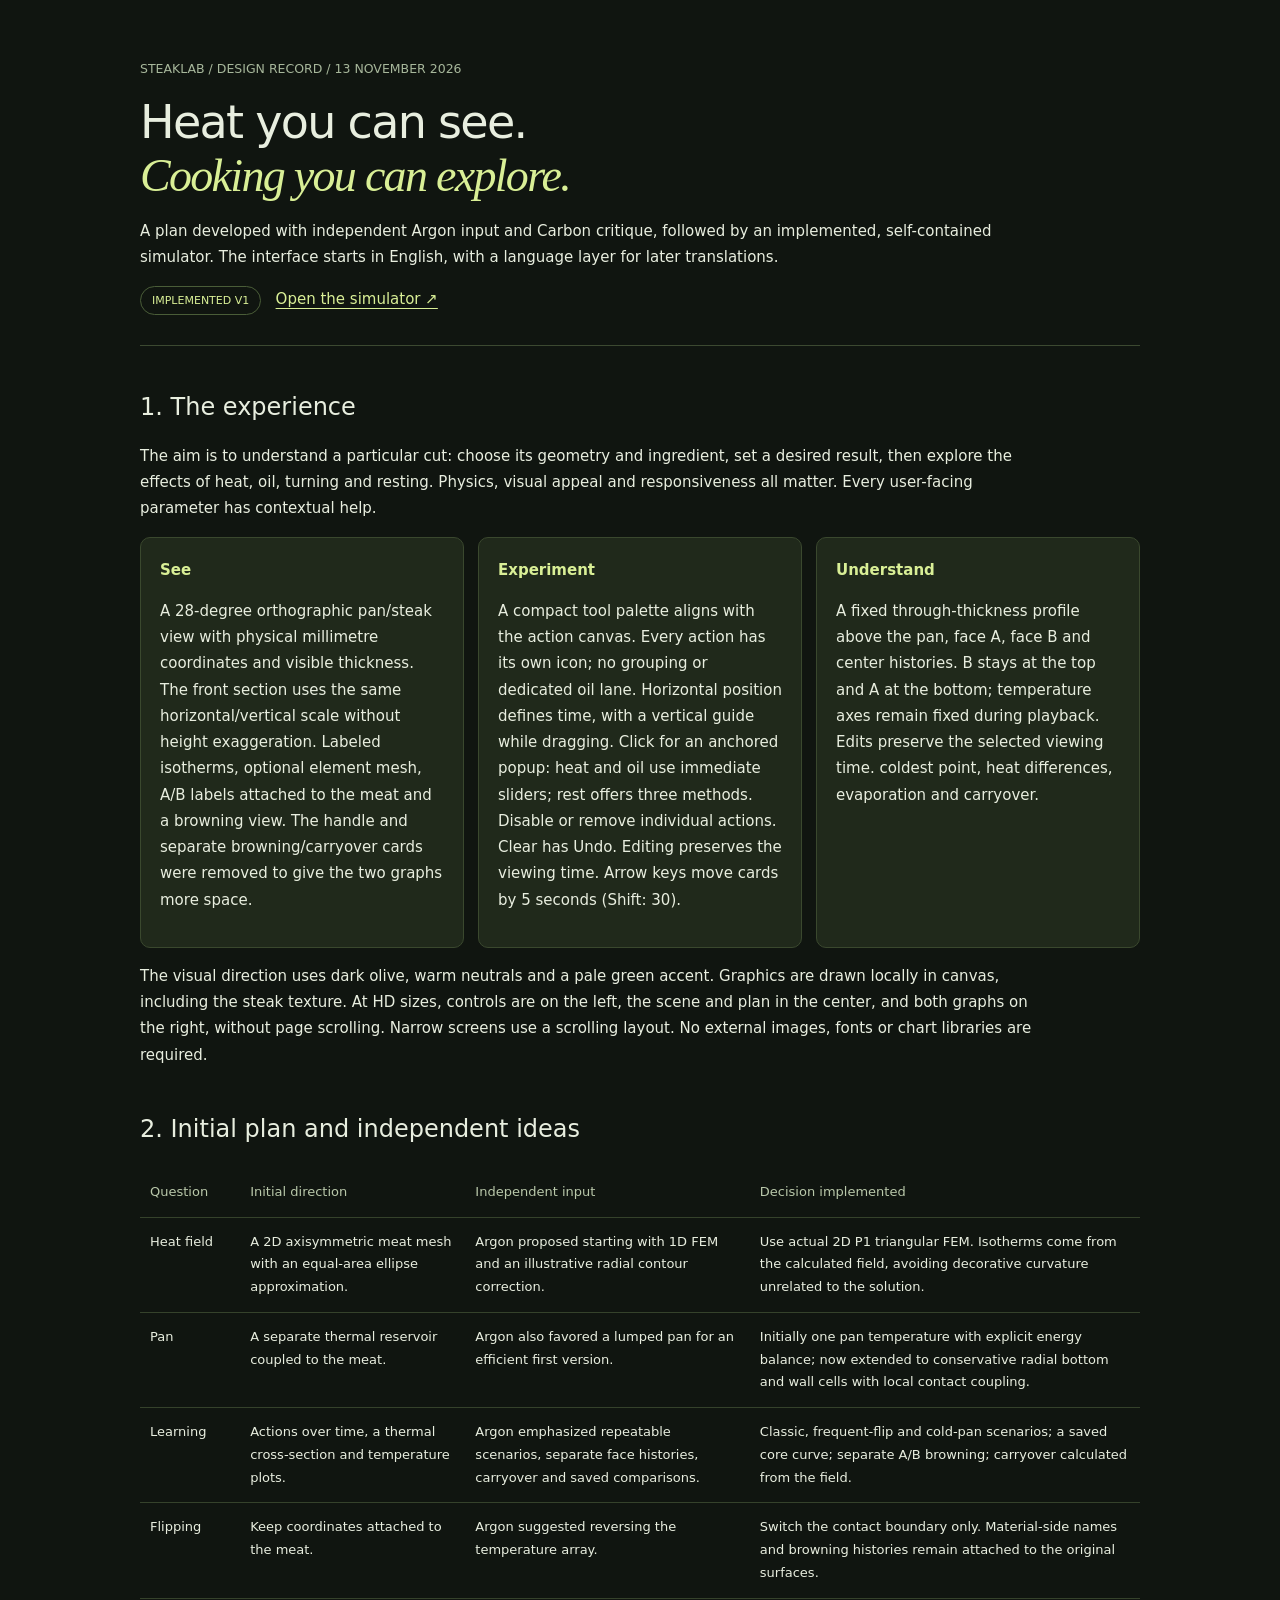
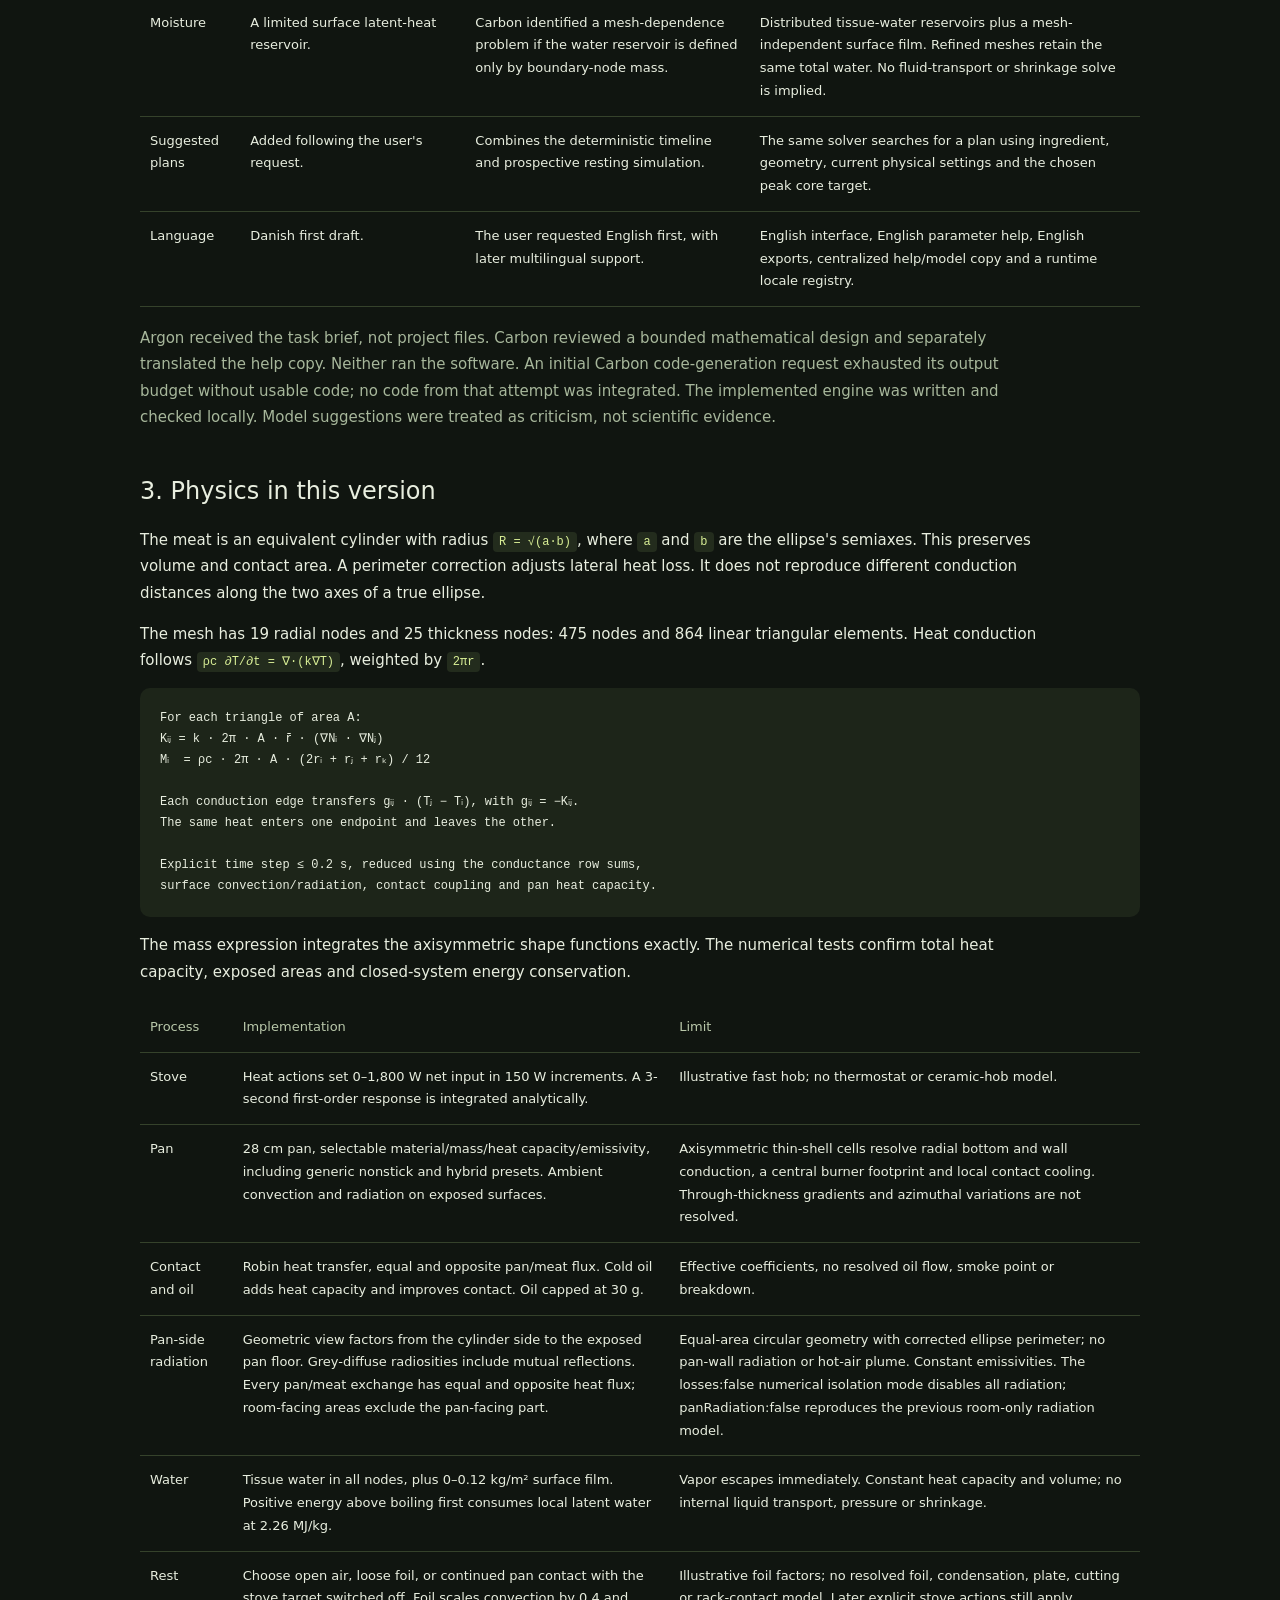
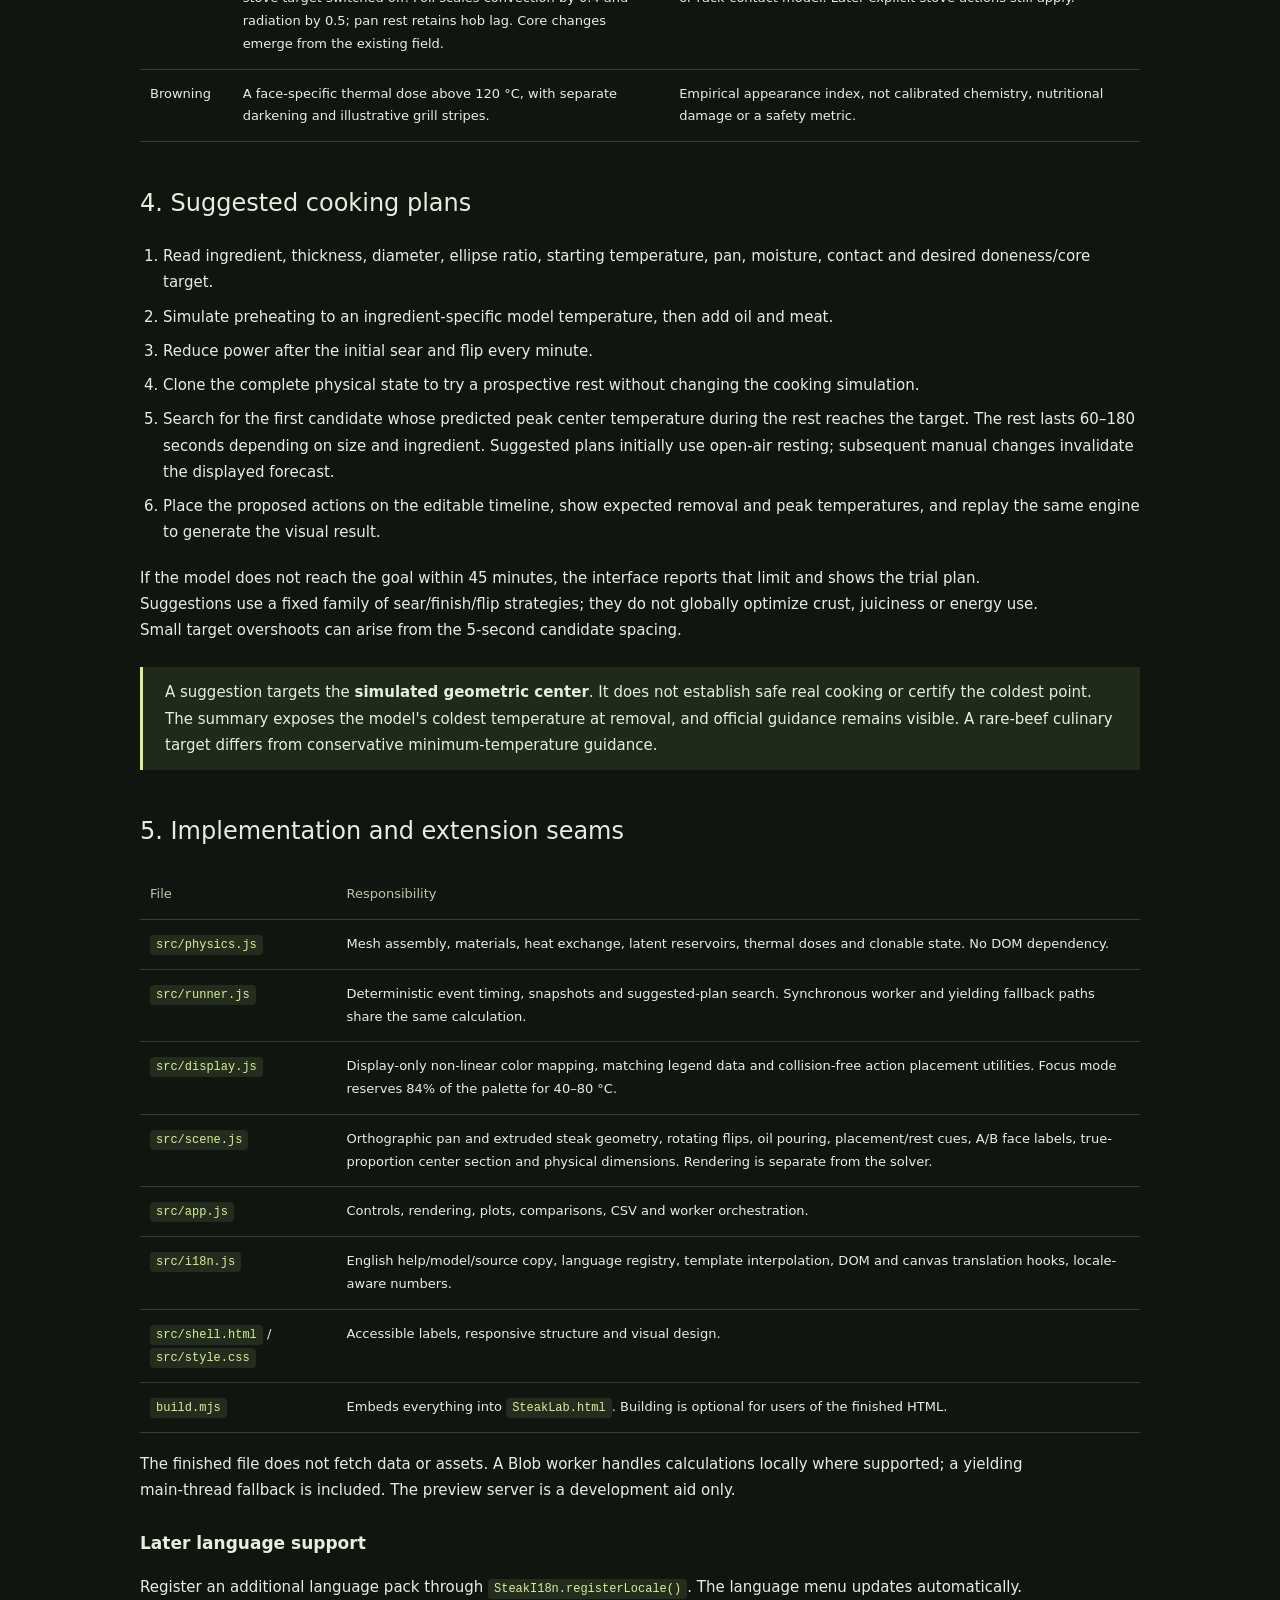
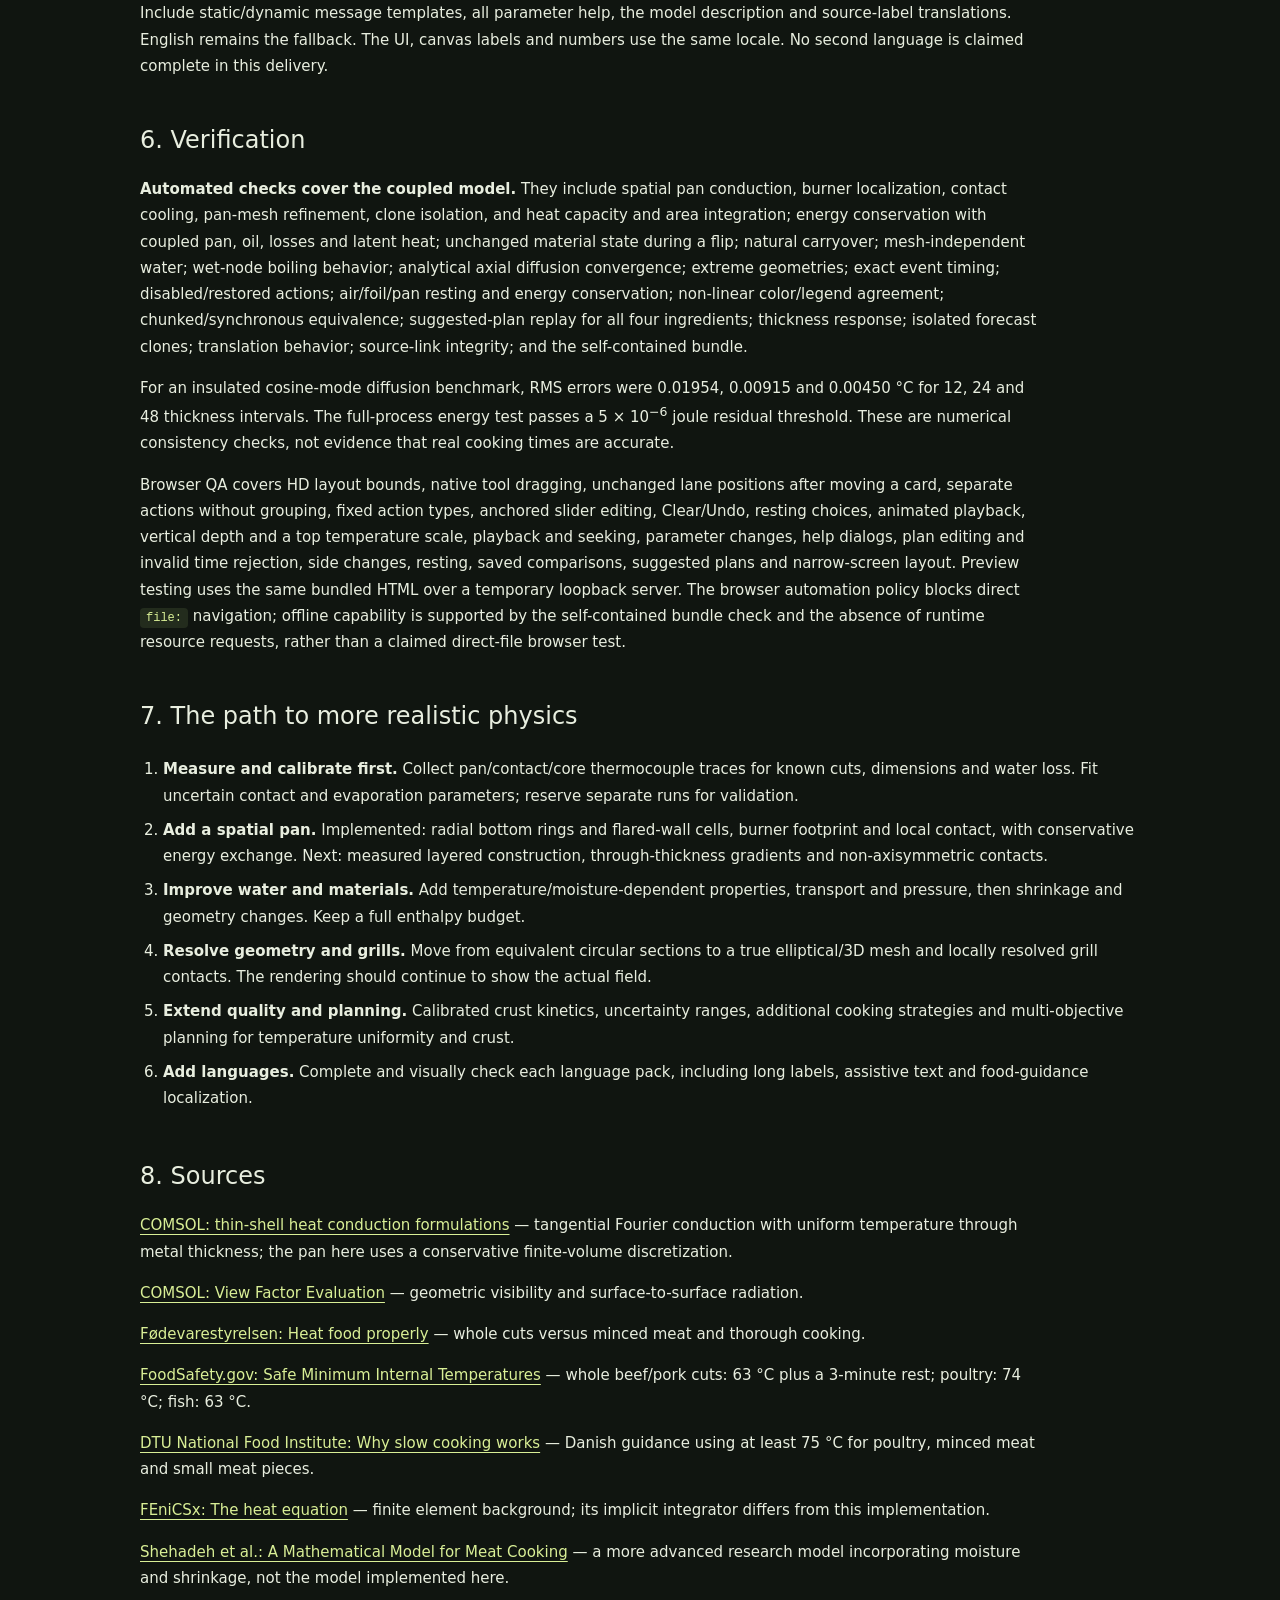
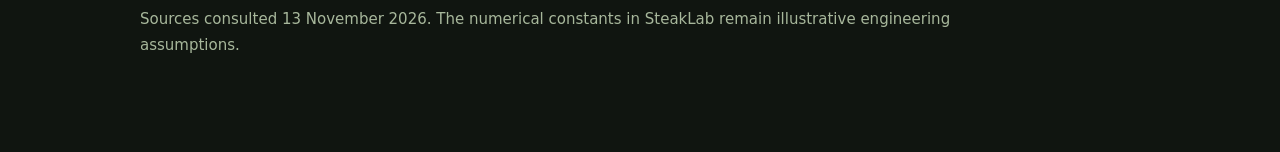
<file: plan.html>
<!doctype html><html lang="en"><head><meta charset="utf-8"><meta name="viewport" content="width=device-width,initial-scale=1"><title>SteakLab — design and implementation plan</title><style>body{margin:0;background:#101510;color:#e8eedf;font:15px/1.75 system-ui,sans-serif}main{max-width:1000px;margin:auto;padding:55px 28px 80px}header{border-bottom:1px solid #3c4931;padding-bottom:30px;margin-bottom:35px}small,.muted{color:#a7b79b}h1{font-size:46px;line-height:1.15;font-weight:450;letter-spacing:-1.7px;margin:15px 0}h1 em{font-family:Georgia,serif;color:#d9ef96;font-weight:400}h2{margin:40px 0 12px;font-size:24px;font-weight:500}h3{font-size:17px;margin:26px 0 8px}a{color:#d9ef96;text-underline-offset:4px}p{max-width:900px}code{background:#232c1d;border-radius:4px;padding:3px 6px;color:#d9ef96;font-size:12px}pre{overflow:auto;background:#1d2519;padding:20px;border-radius:10px;font-size:12px}table{border-collapse:collapse;width:100%;margin:18px 0;font-size:13px}td,th{padding:13px 10px;border-bottom:1px solid #35422b;text-align:left;vertical-align:top}th{color:#b9c8aa;font-weight:500}ul,ol{padding-left:23px}li{padding:4px 0}.grid{display:grid;grid-template-columns:repeat(3,1fr);gap:14px}.tile{background:#20291b;border:1px solid #3a482e;border-radius:10px;padding:19px}.tile b{color:#d9ef96}.tag{display:inline-block;padding:4px 11px;border:1px solid #4a5d38;border-radius:20px;font-size:11px;color:#d9ef96}.callout{border-left:3px solid #d9ef96;padding:12px 22px;background:#202a1a;margin:24px 0}@media(max-width:650px){main{padding:30px 18px}h1{font-size:35px}.grid{grid-template-columns:1fr}table{font-size:11px}td,th{padding:10px 5px}}</style></head><body><main>
<header><small>STEAKLAB / DESIGN RECORD / 13 NOVEMBER 2026</small><h1>Heat you can see.<br><em>Cooking you can explore.</em></h1><p>A plan developed with independent Argon input and Carbon critique, followed by an implemented, self-contained simulator. The interface starts in English, with a language layer for later translations.</p><span class="tag">IMPLEMENTED V1</span> &nbsp; <a href="SteakLab.html">Open the simulator ↗</a></header>
<section><h2>1. The experience</h2><p>The aim is to understand a particular cut: choose its geometry and ingredient, set a desired result, then explore the effects of heat, oil, turning and resting. Physics, visual appeal and responsiveness all matter. Every user-facing parameter has contextual help.</p><div class="grid"><div class="tile"><b>See</b><p>A 28-degree orthographic pan/steak view with physical millimetre coordinates and visible thickness. The front section uses the same horizontal/vertical scale without height exaggeration. Labeled isotherms, optional element mesh, A/B labels attached to the meat and a browning view. The handle and separate browning/carryover cards were removed to give the two graphs more space.</p></div><div class="tile"><b>Experiment</b><p>A compact tool palette aligns with the action canvas. Every action has its own icon; no grouping or dedicated oil lane. Horizontal position defines time, with a vertical guide while dragging. Click for an anchored popup: heat and oil use immediate sliders; rest offers three methods. Disable or remove individual actions. Clear has Undo. Editing preserves the viewing time. Arrow keys move cards by 5 seconds (Shift: 30).</p></div><div class="tile"><b>Understand</b><p>A fixed through-thickness profile above the pan, face A, face B and center histories. B stays at the top and A at the bottom; temperature axes remain fixed during playback. Edits preserve the selected viewing time. coldest point, heat differences, evaporation and carryover.</p></div></div><p>The visual direction uses dark olive, warm neutrals and a pale green accent. Graphics are drawn locally in canvas, including the steak texture. At HD sizes, controls are on the left, the scene and plan in the center, and both graphs on the right, without page scrolling. Narrow screens use a scrolling layout. No external images, fonts or chart libraries are required.</p></section>
<section><h2>2. Initial plan and independent ideas</h2><table><thead><tr><th>Question</th><th>Initial direction</th><th>Independent input</th><th>Decision implemented</th></tr></thead><tbody><tr><td>Heat field</td><td>A 2D axisymmetric meat mesh with an equal-area ellipse approximation.</td><td>Argon proposed starting with 1D FEM and an illustrative radial contour correction.</td><td>Use actual 2D P1 triangular FEM. Isotherms come from the calculated field, avoiding decorative curvature unrelated to the solution.</td></tr><tr><td>Pan</td><td>A separate thermal reservoir coupled to the meat.</td><td>Argon also favored a lumped pan for an efficient first version.</td><td>Initially one pan temperature with explicit energy balance; now extended to conservative radial bottom and wall cells with local contact coupling.</td></tr><tr><td>Learning</td><td>Actions over time, a thermal cross-section and temperature plots.</td><td>Argon emphasized repeatable scenarios, separate face histories, carryover and saved comparisons.</td><td>Classic, frequent-flip and cold-pan scenarios; a saved core curve; separate A/B browning; carryover calculated from the field.</td></tr><tr><td>Flipping</td><td>Keep coordinates attached to the meat.</td><td>Argon suggested reversing the temperature array.</td><td>Switch the contact boundary only. Material-side names and browning histories remain attached to the original surfaces.</td></tr><tr><td>Moisture</td><td>A limited surface latent-heat reservoir.</td><td>Carbon identified a mesh-dependence problem if the water reservoir is defined only by boundary-node mass.</td><td>Distributed tissue-water reservoirs plus a mesh-independent surface film. Refined meshes retain the same total water. No fluid-transport or shrinkage solve is implied.</td></tr><tr><td>Suggested plans</td><td>Added following the user's request.</td><td>Combines the deterministic timeline and prospective resting simulation.</td><td>The same solver searches for a plan using ingredient, geometry, current physical settings and the chosen peak core target.</td></tr><tr><td>Language</td><td>Danish first draft.</td><td>The user requested English first, with later multilingual support.</td><td>English interface, English parameter help, English exports, centralized help/model copy and a runtime locale registry.</td></tr></tbody></table><p class="muted">Argon received the task brief, not project files. Carbon reviewed a bounded mathematical design and separately translated the help copy. Neither ran the software. An initial Carbon code-generation request exhausted its output budget without usable code; no code from that attempt was integrated. The implemented engine was written and checked locally. Model suggestions were treated as criticism, not scientific evidence.</p></section>
<section><h2>3. Physics in this version</h2><p>The meat is an equivalent cylinder with radius <code>R = √(a·b)</code>, where <code>a</code> and <code>b</code> are the ellipse's semiaxes. This preserves volume and contact area. A perimeter correction adjusts lateral heat loss. It does not reproduce different conduction distances along the two axes of a true ellipse.</p><p>The mesh has 19 radial nodes and 25 thickness nodes: 475 nodes and 864 linear triangular elements. Heat conduction follows <code>ρc ∂T/∂t = ∇·(k∇T)</code>, weighted by <code>2πr</code>.</p><pre>For each triangle of area A:
Kᵢⱼ = k · 2π · A · r̄ · (∇Nᵢ · ∇Nⱼ)
Mᵢ  = ρc · 2π · A · (2rᵢ + rⱼ + rₖ) / 12

Each conduction edge transfers gᵢⱼ · (Tⱼ − Tᵢ), with gᵢⱼ = −Kᵢⱼ.
The same heat enters one endpoint and leaves the other.

Explicit time step ≤ 0.2 s, reduced using the conductance row sums,
surface convection/radiation, contact coupling and pan heat capacity.</pre><p>The mass expression integrates the axisymmetric shape functions exactly. The numerical tests confirm total heat capacity, exposed areas and closed-system energy conservation.</p><table><thead><tr><th>Process</th><th>Implementation</th><th>Limit</th></tr></thead><tbody><tr><td>Stove</td><td>Heat actions set 0–1,800 W net input in 150 W increments. A 3-second first-order response is integrated analytically.</td><td>Illustrative fast hob; no thermostat or ceramic-hob model.</td></tr><tr><td>Pan</td><td>28 cm pan, selectable material/mass/heat capacity/emissivity, including generic nonstick and hybrid presets. Ambient convection and radiation on exposed surfaces.</td><td>Axisymmetric thin-shell cells resolve radial bottom and wall conduction, a central burner footprint and local contact cooling. Through-thickness gradients and azimuthal variations are not resolved.</td></tr><tr><td>Contact and oil</td><td>Robin heat transfer, equal and opposite pan/meat flux. Cold oil adds heat capacity and improves contact. Oil capped at 30 g.</td><td>Effective coefficients, no resolved oil flow, smoke point or breakdown.</td></tr><tr><td>Pan-side radiation</td><td>Geometric view factors from the cylinder side to the exposed pan floor. Grey-diffuse radiosities include mutual reflections. Every pan/meat exchange has equal and opposite heat flux; room-facing areas exclude the pan-facing part.</td><td>Equal-area circular geometry with corrected ellipse perimeter; no pan-wall radiation or hot-air plume. Constant emissivities. The losses:false numerical isolation mode disables all radiation; panRadiation:false reproduces the previous room-only radiation model.</td></tr><tr><td>Water</td><td>Tissue water in all nodes, plus 0–0.12 kg/m² surface film. Positive energy above boiling first consumes local latent water at 2.26 MJ/kg.</td><td>Vapor escapes immediately. Constant heat capacity and volume; no internal liquid transport, pressure or shrinkage.</td></tr><tr><td>Rest</td><td>Choose open air, loose foil, or continued pan contact with the stove target switched off. Foil scales convection by 0.4 and radiation by 0.5; pan rest retains hob lag. Core changes emerge from the existing field.</td><td>Illustrative foil factors; no resolved foil, condensation, plate, cutting or rack-contact model. Later explicit stove actions still apply.</td></tr><tr><td>Browning</td><td>A face-specific thermal dose above 120 °C, with separate darkening and illustrative grill stripes.</td><td>Empirical appearance index, not calibrated chemistry, nutritional damage or a safety metric.</td></tr></tbody></table></section>
<section><h2>4. Suggested cooking plans</h2><ol><li>Read ingredient, thickness, diameter, ellipse ratio, starting temperature, pan, moisture, contact and desired doneness/core target.</li><li>Simulate preheating to an ingredient-specific model temperature, then add oil and meat.</li><li>Reduce power after the initial sear and flip every minute.</li><li>Clone the complete physical state to try a prospective rest without changing the cooking simulation.</li><li>Search for the first candidate whose predicted peak center temperature during the rest reaches the target. The rest lasts 60–180 seconds depending on size and ingredient. Suggested plans initially use open-air resting; subsequent manual changes invalidate the displayed forecast.</li><li>Place the proposed actions on the editable timeline, show expected removal and peak temperatures, and replay the same engine to generate the visual result.</li></ol><p>If the model does not reach the goal within 45 minutes, the interface reports that limit and shows the trial plan. Suggestions use a fixed family of sear/finish/flip strategies; they do not globally optimize crust, juiciness or energy use. Small target overshoots can arise from the 5-second candidate spacing.</p><div class="callout">A suggestion targets the <b>simulated geometric center</b>. It does not establish safe real cooking or certify the coldest point. The summary exposes the model's coldest temperature at removal, and official guidance remains visible. A rare-beef culinary target differs from conservative minimum-temperature guidance.</div></section>
<section><h2>5. Implementation and extension seams</h2><table><tr><th>File</th><th>Responsibility</th></tr><tr><td><code>src/physics.js</code></td><td>Mesh assembly, materials, heat exchange, latent reservoirs, thermal doses and clonable state. No DOM dependency.</td></tr><tr><td><code>src/runner.js</code></td><td>Deterministic event timing, snapshots and suggested-plan search. Synchronous worker and yielding fallback paths share the same calculation.</td></tr><tr><td><code>src/display.js</code></td><td>Display-only non-linear color mapping, matching legend data and collision-free action placement utilities. Focus mode reserves 84% of the palette for 40–80 °C.</td></tr><tr><td><code>src/scene.js</code></td><td>Orthographic pan and extruded steak geometry, rotating flips, oil pouring, placement/rest cues, A/B face labels, true-proportion center section and physical dimensions. Rendering is separate from the solver.</td></tr><tr><td><code>src/app.js</code></td><td>Controls, rendering, plots, comparisons, CSV and worker orchestration.</td></tr><tr><td><code>src/i18n.js</code></td><td>English help/model/source copy, language registry, template interpolation, DOM and canvas translation hooks, locale-aware numbers.</td></tr><tr><td><code>src/shell.html</code> / <code>src/style.css</code></td><td>Accessible labels, responsive structure and visual design.</td></tr><tr><td><code>build.mjs</code></td><td>Embeds everything into <code>SteakLab.html</code>. Building is optional for users of the finished HTML.</td></tr></table><p>The finished file does not fetch data or assets. A Blob worker handles calculations locally where supported; a yielding main-thread fallback is included. The preview server is a development aid only.</p><h3>Later language support</h3><p>Register an additional language pack through <code>SteakI18n.registerLocale()</code>. The language menu updates automatically. Include static/dynamic message templates, all parameter help, the model description and source-label translations. English remains the fallback. The UI, canvas labels and numbers use the same locale. No second language is claimed complete in this delivery.</p></section>
<section><h2>6. Verification</h2><p><b>Automated checks cover the coupled model.</b> They include spatial pan conduction, burner localization, contact cooling, pan-mesh refinement, clone isolation, and heat capacity and area integration; energy conservation with coupled pan, oil, losses and latent heat; unchanged material state during a flip; natural carryover; mesh-independent water; wet-node boiling behavior; analytical axial diffusion convergence; extreme geometries; exact event timing; disabled/restored actions; air/foil/pan resting and energy conservation; non-linear color/legend agreement; chunked/synchronous equivalence; suggested-plan replay for all four ingredients; thickness response; isolated forecast clones; translation behavior; source-link integrity; and the self-contained bundle.</p><p>For an insulated cosine-mode diffusion benchmark, RMS errors were 0.01954, 0.00915 and 0.00450 °C for 12, 24 and 48 thickness intervals. The full-process energy test passes a 5 × 10<sup>−6</sup> joule residual threshold. These are numerical consistency checks, not evidence that real cooking times are accurate.</p><p>Browser QA covers HD layout bounds, native tool dragging, unchanged lane positions after moving a card, separate actions without grouping, fixed action types, anchored slider editing, Clear/Undo, resting choices, animated playback, vertical depth and a top temperature scale, playback and seeking, parameter changes, help dialogs, plan editing and invalid time rejection, side changes, resting, saved comparisons, suggested plans and narrow-screen layout. Preview testing uses the same bundled HTML over a temporary loopback server. The browser automation policy blocks direct <code>file:</code> navigation; offline capability is supported by the self-contained bundle check and the absence of runtime resource requests, rather than a claimed direct-file browser test.</p></section>
<section><h2>7. The path to more realistic physics</h2><ol><li><b>Measure and calibrate first.</b> Collect pan/contact/core thermocouple traces for known cuts, dimensions and water loss. Fit uncertain contact and evaporation parameters; reserve separate runs for validation.</li><li><b>Add a spatial pan.</b> Implemented: radial bottom rings and flared-wall cells, burner footprint and local contact, with conservative energy exchange. Next: measured layered construction, through-thickness gradients and non-axisymmetric contacts.</li><li><b>Improve water and materials.</b> Add temperature/moisture-dependent properties, transport and pressure, then shrinkage and geometry changes. Keep a full enthalpy budget.</li><li><b>Resolve geometry and grills.</b> Move from equivalent circular sections to a true elliptical/3D mesh and locally resolved grill contacts. The rendering should continue to show the actual field.</li><li><b>Extend quality and planning.</b> Calibrated crust kinetics, uncertainty ranges, additional cooking strategies and multi-objective planning for temperature uniformity and crust.</li><li><b>Add languages.</b> Complete and visually check each language pack, including long labels, assistive text and food-guidance localization.</li></ol></section>
<section><h2>8. Sources</h2><p><a href="https://doc.comsol.com/6.3/doc/com.comsol.help.heat/heat_ug_theory.07.030.html">COMSOL: thin-shell heat conduction formulations</a> — tangential Fourier conduction with uniform temperature through metal thickness; the pan here uses a conservative finite-volume discretization.</p><p><a href="https://doc.comsol.com/6.4/doc/com.comsol.help.heat/heat_ug_theory.07.056.html">COMSOL: View Factor Evaluation</a> — geometric visibility and surface-to-surface radiation.</p><p><a href="https://www.foedevarestyrelsen.dk/kost-og-foedevarer/alt-om-mad/god-koekkenhygiejne/fem-raad-til-god-koekkenhygiejne/varm-mad-ordentligt-op">Fødevarestyrelsen: Heat food properly</a> — whole cuts versus minced meat and thorough cooking.</p><p><a href="https://www.foodsafety.gov/food-safety-charts/safe-minimum-internal-temperatures">FoodSafety.gov: Safe Minimum Internal Temperatures</a> — whole beef/pork cuts: 63 °C plus a 3-minute rest; poultry: 74 °C; fish: 63 °C.</p><p><a href="https://www.food.dtu.dk/nyheder/nyhed?id=9bfa54ee-c186-4b32-8d5d-ffa1cf05055f">DTU National Food Institute: Why slow cooking works</a> — Danish guidance using at least 75 °C for poultry, minced meat and small meat pieces.</p><p><a href="https://jsdokken.com/dolfinx-tutorial/main/chapter2/heat_equation.html">FEniCSx: The heat equation</a> — finite element background; its implicit integrator differs from this implementation.</p><p><a href="https://arxiv.org/abs/1908.10787">Shehadeh et al.: A Mathematical Model for Meat Cooking</a> — a more advanced research model incorporating moisture and shrinkage, not the model implemented here.</p><p class="muted">Sources consulted 13 November 2026. The numerical constants in SteakLab remain illustrative engineering assumptions.</p></section>
</main></body></html>
</file>
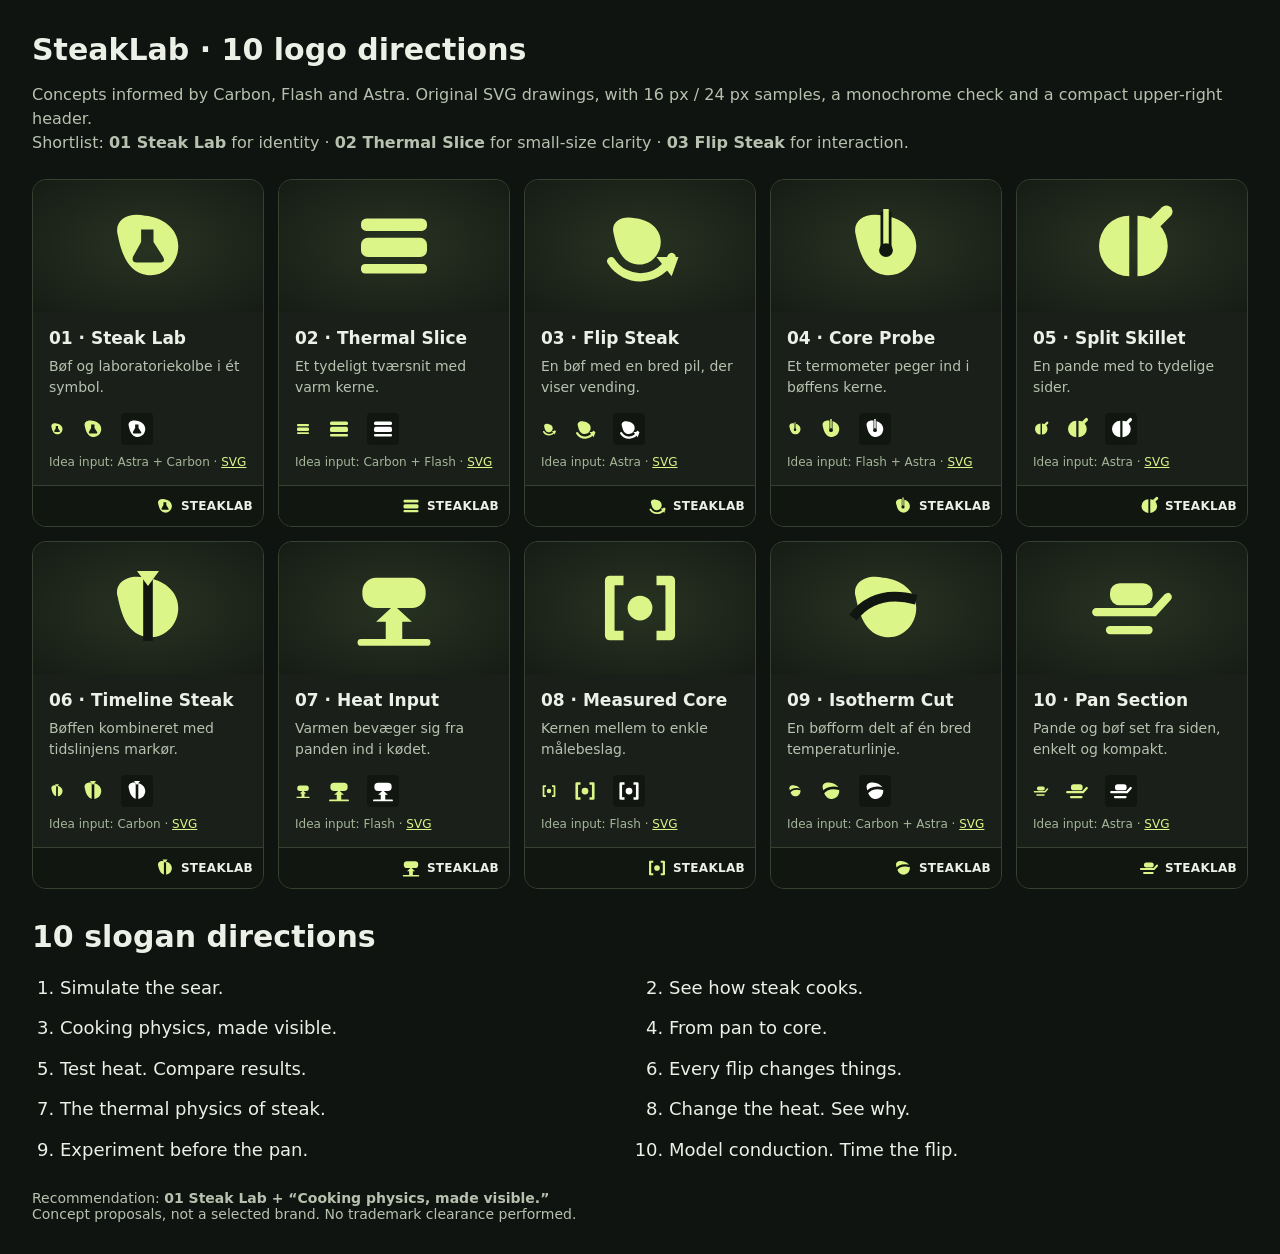
<file: design/logo-concepts.html>
<!doctype html><html lang="en"><meta charset="utf-8"><meta name="viewport" content="width=device-width,initial-scale=1"><title>SteakLab — logo concepts</title><style>
*{box-sizing:border-box}body{margin:0;background:#101410;color:#edf0e7;font:16px system-ui,sans-serif;padding:32px}main{max-width:1500px;margin:auto}h1{font-size:30px;margin:0 0 10px}p{color:#b8c1af;line-height:1.5}header{margin-bottom:24px}.grid{display:grid;grid-template-columns:repeat(5,1fr);gap:14px}.card{background:#1a2019;border:1px solid #364131;border-radius:14px;overflow:hidden}.mark{height:132px;display:grid;place-items:center;background:radial-gradient(ellipse,#283322,#161c15)}.mark svg{width:88px;height:88px}.body{padding:16px}h2{font-size:17px;margin:0 0 8px}.body p{font-size:14px;min-height:44px;margin:0 0 12px}.samples{display:flex;gap:16px;align-items:center;height:34px}.samples svg:nth-child(1){width:16px;height:16px}.samples svg:nth-child(2){width:24px;height:24px}.mono{background:#111710;padding:4px;border-radius:4px;display:flex}.mono svg{color:#ffffff!important;width:24px!important;height:24px!important}.sample-header{display:flex;justify-content:flex-end;align-items:center;gap:6px;border-top:1px solid #364131;background:#111710;padding:10px;font-size:12px;font-weight:750;letter-spacing:.3px}.sample-header svg{height:20px;width:20px}.credit{font-size:12px;color:#a5b59a;margin-top:9px}a{color:#dcf589}.slogans{display:grid;grid-template-columns:1fr 1fr;gap:8px 30px;padding-left:28px;font-size:18px;line-height:1.8}footer{margin-top:24px;font-size:14px;color:#b8c1af}@media(max-width:1100px){.grid{grid-template-columns:repeat(3,1fr)}}@media(max-width:650px){body{padding:16px}.grid{grid-template-columns:repeat(2,1fr)}.slogans{grid-template-columns:1fr}.body{padding:12px}}
</style><main><header><h1>SteakLab · 10 logo directions</h1><p>Concepts informed by Carbon, Flash and Astra. Original SVG drawings, with 16 px / 24 px samples, a monochrome check and a compact upper-right header.<br>Shortlist: <b>01 Steak Lab</b> for identity · <b>02 Thermal Slice</b> for small-size clarity · <b>03 Flip Steak</b> for interaction.</p></header><div class="grid"><article class="card"><div class="mark"><svg xmlns="http://www.w3.org/2000/svg" viewBox="0 0 64 64" style="color:#dcf589" aria-label="Steak Lab"><title>Steak Lab</title><path fill="currentColor" fill-rule="evenodd" d="M10 24C7 13 18 7 30 10C42 11 54 19 54 32C54 45 43 55 31 53C18 51 13 39 10 24Z M27 20V29L21 40Q20 44 24 44H41Q45 44 43 40L36 29V20H27Z"/></svg></div><div class="body"><h2>01 · Steak Lab</h2><p lang="da">Bøf og laboratoriekolbe i ét symbol.</p><div class="samples"><svg xmlns="http://www.w3.org/2000/svg" viewBox="0 0 64 64" style="color:#dcf589" aria-label="Steak Lab"><title>Steak Lab</title><path fill="currentColor" fill-rule="evenodd" d="M10 24C7 13 18 7 30 10C42 11 54 19 54 32C54 45 43 55 31 53C18 51 13 39 10 24Z M27 20V29L21 40Q20 44 24 44H41Q45 44 43 40L36 29V20H27Z"/></svg><svg xmlns="http://www.w3.org/2000/svg" viewBox="0 0 64 64" style="color:#dcf589" aria-label="Steak Lab"><title>Steak Lab</title><path fill="currentColor" fill-rule="evenodd" d="M10 24C7 13 18 7 30 10C42 11 54 19 54 32C54 45 43 55 31 53C18 51 13 39 10 24Z M27 20V29L21 40Q20 44 24 44H41Q45 44 43 40L36 29V20H27Z"/></svg><span class="mono"><svg xmlns="http://www.w3.org/2000/svg" viewBox="0 0 64 64" style="color:#dcf589" aria-label="Steak Lab"><title>Steak Lab</title><path fill="currentColor" fill-rule="evenodd" d="M10 24C7 13 18 7 30 10C42 11 54 19 54 32C54 45 43 55 31 53C18 51 13 39 10 24Z M27 20V29L21 40Q20 44 24 44H41Q45 44 43 40L36 29V20H27Z"/></svg></span></div><div class="credit">Idea input: Astra + Carbon · <a href="logos/01.svg" download>SVG</a></div></div><div class="sample-header"><svg xmlns="http://www.w3.org/2000/svg" viewBox="0 0 64 64" style="color:#dcf589" aria-label="Steak Lab"><title>Steak Lab</title><path fill="currentColor" fill-rule="evenodd" d="M10 24C7 13 18 7 30 10C42 11 54 19 54 32C54 45 43 55 31 53C18 51 13 39 10 24Z M27 20V29L21 40Q20 44 24 44H41Q45 44 43 40L36 29V20H27Z"/></svg><span>STEAKLAB</span></div></article><article class="card"><div class="mark"><svg xmlns="http://www.w3.org/2000/svg" viewBox="0 0 64 64" style="color:#dcf589" aria-label="Thermal Slice"><title>Thermal Slice</title><rect x="8" y="12" width="48" height="9" rx="4" fill="currentColor"/><rect x="8" y="26" width="48" height="14" rx="5" fill="currentColor"/><rect x="8" y="45" width="48" height="7" rx="3" fill="currentColor"/></svg></div><div class="body"><h2>02 · Thermal Slice</h2><p lang="da">Et tydeligt tværsnit med varm kerne.</p><div class="samples"><svg xmlns="http://www.w3.org/2000/svg" viewBox="0 0 64 64" style="color:#dcf589" aria-label="Thermal Slice"><title>Thermal Slice</title><rect x="8" y="12" width="48" height="9" rx="4" fill="currentColor"/><rect x="8" y="26" width="48" height="14" rx="5" fill="currentColor"/><rect x="8" y="45" width="48" height="7" rx="3" fill="currentColor"/></svg><svg xmlns="http://www.w3.org/2000/svg" viewBox="0 0 64 64" style="color:#dcf589" aria-label="Thermal Slice"><title>Thermal Slice</title><rect x="8" y="12" width="48" height="9" rx="4" fill="currentColor"/><rect x="8" y="26" width="48" height="14" rx="5" fill="currentColor"/><rect x="8" y="45" width="48" height="7" rx="3" fill="currentColor"/></svg><span class="mono"><svg xmlns="http://www.w3.org/2000/svg" viewBox="0 0 64 64" style="color:#dcf589" aria-label="Thermal Slice"><title>Thermal Slice</title><rect x="8" y="12" width="48" height="9" rx="4" fill="currentColor"/><rect x="8" y="26" width="48" height="14" rx="5" fill="currentColor"/><rect x="8" y="45" width="48" height="7" rx="3" fill="currentColor"/></svg></span></div><div class="credit">Idea input: Carbon + Flash · <a href="logos/02.svg" download>SVG</a></div></div><div class="sample-header"><svg xmlns="http://www.w3.org/2000/svg" viewBox="0 0 64 64" style="color:#dcf589" aria-label="Thermal Slice"><title>Thermal Slice</title><rect x="8" y="12" width="48" height="9" rx="4" fill="currentColor"/><rect x="8" y="26" width="48" height="14" rx="5" fill="currentColor"/><rect x="8" y="45" width="48" height="7" rx="3" fill="currentColor"/></svg><span>STEAKLAB</span></div></article><article class="card"><div class="mark"><svg xmlns="http://www.w3.org/2000/svg" viewBox="0 0 64 64" style="color:#dcf589" aria-label="Flip Steak"><title>Flip Steak</title><path d="M10 24C7 13 18 7 30 10C42 11 54 19 54 32C54 45 43 55 31 53C18 51 13 39 10 24Z" fill="currentColor" transform="translate(5 4) scale(.78)"/><path d="M11 43A25 25 0 0 0 55 40" fill="none" stroke="currentColor" stroke-width="6" stroke-linecap="round"/><path d="M44 40H60L55 54Z" fill="currentColor"/></svg></div><div class="body"><h2>03 · Flip Steak</h2><p lang="da">En bøf med en bred pil, der viser vending.</p><div class="samples"><svg xmlns="http://www.w3.org/2000/svg" viewBox="0 0 64 64" style="color:#dcf589" aria-label="Flip Steak"><title>Flip Steak</title><path d="M10 24C7 13 18 7 30 10C42 11 54 19 54 32C54 45 43 55 31 53C18 51 13 39 10 24Z" fill="currentColor" transform="translate(5 4) scale(.78)"/><path d="M11 43A25 25 0 0 0 55 40" fill="none" stroke="currentColor" stroke-width="6" stroke-linecap="round"/><path d="M44 40H60L55 54Z" fill="currentColor"/></svg><svg xmlns="http://www.w3.org/2000/svg" viewBox="0 0 64 64" style="color:#dcf589" aria-label="Flip Steak"><title>Flip Steak</title><path d="M10 24C7 13 18 7 30 10C42 11 54 19 54 32C54 45 43 55 31 53C18 51 13 39 10 24Z" fill="currentColor" transform="translate(5 4) scale(.78)"/><path d="M11 43A25 25 0 0 0 55 40" fill="none" stroke="currentColor" stroke-width="6" stroke-linecap="round"/><path d="M44 40H60L55 54Z" fill="currentColor"/></svg><span class="mono"><svg xmlns="http://www.w3.org/2000/svg" viewBox="0 0 64 64" style="color:#dcf589" aria-label="Flip Steak"><title>Flip Steak</title><path d="M10 24C7 13 18 7 30 10C42 11 54 19 54 32C54 45 43 55 31 53C18 51 13 39 10 24Z" fill="currentColor" transform="translate(5 4) scale(.78)"/><path d="M11 43A25 25 0 0 0 55 40" fill="none" stroke="currentColor" stroke-width="6" stroke-linecap="round"/><path d="M44 40H60L55 54Z" fill="currentColor"/></svg></span></div><div class="credit">Idea input: Astra · <a href="logos/03.svg" download>SVG</a></div></div><div class="sample-header"><svg xmlns="http://www.w3.org/2000/svg" viewBox="0 0 64 64" style="color:#dcf589" aria-label="Flip Steak"><title>Flip Steak</title><path d="M10 24C7 13 18 7 30 10C42 11 54 19 54 32C54 45 43 55 31 53C18 51 13 39 10 24Z" fill="currentColor" transform="translate(5 4) scale(.78)"/><path d="M11 43A25 25 0 0 0 55 40" fill="none" stroke="currentColor" stroke-width="6" stroke-linecap="round"/><path d="M44 40H60L55 54Z" fill="currentColor"/></svg><span>STEAKLAB</span></div></article><article class="card"><div class="mark"><svg xmlns="http://www.w3.org/2000/svg" viewBox="0 0 64 64" style="color:#dcf589" aria-label="Core Probe"><title>Core Probe</title><path d="M10 24C7 13 18 7 30 10C42 11 54 19 54 32C54 45 43 55 31 53C18 51 13 39 10 24Z" fill="currentColor"/><path d="M32 7V33" stroke="#111710" stroke-width="8"/><path d="M32 5V31" stroke="currentColor" stroke-width="4"/><circle cx="32" cy="35" r="5" fill="#111710"/></svg></div><div class="body"><h2>04 · Core Probe</h2><p lang="da">Et termometer peger ind i bøffens kerne.</p><div class="samples"><svg xmlns="http://www.w3.org/2000/svg" viewBox="0 0 64 64" style="color:#dcf589" aria-label="Core Probe"><title>Core Probe</title><path d="M10 24C7 13 18 7 30 10C42 11 54 19 54 32C54 45 43 55 31 53C18 51 13 39 10 24Z" fill="currentColor"/><path d="M32 7V33" stroke="#111710" stroke-width="8"/><path d="M32 5V31" stroke="currentColor" stroke-width="4"/><circle cx="32" cy="35" r="5" fill="#111710"/></svg><svg xmlns="http://www.w3.org/2000/svg" viewBox="0 0 64 64" style="color:#dcf589" aria-label="Core Probe"><title>Core Probe</title><path d="M10 24C7 13 18 7 30 10C42 11 54 19 54 32C54 45 43 55 31 53C18 51 13 39 10 24Z" fill="currentColor"/><path d="M32 7V33" stroke="#111710" stroke-width="8"/><path d="M32 5V31" stroke="currentColor" stroke-width="4"/><circle cx="32" cy="35" r="5" fill="#111710"/></svg><span class="mono"><svg xmlns="http://www.w3.org/2000/svg" viewBox="0 0 64 64" style="color:#dcf589" aria-label="Core Probe"><title>Core Probe</title><path d="M10 24C7 13 18 7 30 10C42 11 54 19 54 32C54 45 43 55 31 53C18 51 13 39 10 24Z" fill="currentColor"/><path d="M32 7V33" stroke="#111710" stroke-width="8"/><path d="M32 5V31" stroke="currentColor" stroke-width="4"/><circle cx="32" cy="35" r="5" fill="#111710"/></svg></span></div><div class="credit">Idea input: Flash + Astra · <a href="logos/04.svg" download>SVG</a></div></div><div class="sample-header"><svg xmlns="http://www.w3.org/2000/svg" viewBox="0 0 64 64" style="color:#dcf589" aria-label="Core Probe"><title>Core Probe</title><path d="M10 24C7 13 18 7 30 10C42 11 54 19 54 32C54 45 43 55 31 53C18 51 13 39 10 24Z" fill="currentColor"/><path d="M32 7V33" stroke="#111710" stroke-width="8"/><path d="M32 5V31" stroke="currentColor" stroke-width="4"/><circle cx="32" cy="35" r="5" fill="#111710"/></svg><span>STEAKLAB</span></div></article><article class="card"><div class="mark"><svg xmlns="http://www.w3.org/2000/svg" viewBox="0 0 64 64" style="color:#dcf589" aria-label="Split Skillet"><title>Split Skillet</title><path d="M30 10A22 22 0 0 0 30 54Z M36 10A22 22 0 0 1 36 54Z" fill="currentColor"/><path d="M47 17L57 7" stroke="currentColor" stroke-width="9" stroke-linecap="round"/></svg></div><div class="body"><h2>05 · Split Skillet</h2><p lang="da">En pande med to tydelige sider.</p><div class="samples"><svg xmlns="http://www.w3.org/2000/svg" viewBox="0 0 64 64" style="color:#dcf589" aria-label="Split Skillet"><title>Split Skillet</title><path d="M30 10A22 22 0 0 0 30 54Z M36 10A22 22 0 0 1 36 54Z" fill="currentColor"/><path d="M47 17L57 7" stroke="currentColor" stroke-width="9" stroke-linecap="round"/></svg><svg xmlns="http://www.w3.org/2000/svg" viewBox="0 0 64 64" style="color:#dcf589" aria-label="Split Skillet"><title>Split Skillet</title><path d="M30 10A22 22 0 0 0 30 54Z M36 10A22 22 0 0 1 36 54Z" fill="currentColor"/><path d="M47 17L57 7" stroke="currentColor" stroke-width="9" stroke-linecap="round"/></svg><span class="mono"><svg xmlns="http://www.w3.org/2000/svg" viewBox="0 0 64 64" style="color:#dcf589" aria-label="Split Skillet"><title>Split Skillet</title><path d="M30 10A22 22 0 0 0 30 54Z M36 10A22 22 0 0 1 36 54Z" fill="currentColor"/><path d="M47 17L57 7" stroke="currentColor" stroke-width="9" stroke-linecap="round"/></svg></span></div><div class="credit">Idea input: Astra · <a href="logos/05.svg" download>SVG</a></div></div><div class="sample-header"><svg xmlns="http://www.w3.org/2000/svg" viewBox="0 0 64 64" style="color:#dcf589" aria-label="Split Skillet"><title>Split Skillet</title><path d="M30 10A22 22 0 0 0 30 54Z M36 10A22 22 0 0 1 36 54Z" fill="currentColor"/><path d="M47 17L57 7" stroke="currentColor" stroke-width="9" stroke-linecap="round"/></svg><span>STEAKLAB</span></div></article><article class="card"><div class="mark"><svg xmlns="http://www.w3.org/2000/svg" viewBox="0 0 64 64" style="color:#dcf589" aria-label="Timeline Steak"><title>Timeline Steak</title><path d="M10 24C7 13 18 7 30 10C42 11 54 19 54 32C54 45 43 55 31 53C18 51 13 39 10 24Z" fill="currentColor"/><path d="M32 8V56" stroke="#111710" stroke-width="7"/><path d="M24 5H40L32 16Z" fill="currentColor"/></svg></div><div class="body"><h2>06 · Timeline Steak</h2><p lang="da">Bøffen kombineret med tidslinjens markør.</p><div class="samples"><svg xmlns="http://www.w3.org/2000/svg" viewBox="0 0 64 64" style="color:#dcf589" aria-label="Timeline Steak"><title>Timeline Steak</title><path d="M10 24C7 13 18 7 30 10C42 11 54 19 54 32C54 45 43 55 31 53C18 51 13 39 10 24Z" fill="currentColor"/><path d="M32 8V56" stroke="#111710" stroke-width="7"/><path d="M24 5H40L32 16Z" fill="currentColor"/></svg><svg xmlns="http://www.w3.org/2000/svg" viewBox="0 0 64 64" style="color:#dcf589" aria-label="Timeline Steak"><title>Timeline Steak</title><path d="M10 24C7 13 18 7 30 10C42 11 54 19 54 32C54 45 43 55 31 53C18 51 13 39 10 24Z" fill="currentColor"/><path d="M32 8V56" stroke="#111710" stroke-width="7"/><path d="M24 5H40L32 16Z" fill="currentColor"/></svg><span class="mono"><svg xmlns="http://www.w3.org/2000/svg" viewBox="0 0 64 64" style="color:#dcf589" aria-label="Timeline Steak"><title>Timeline Steak</title><path d="M10 24C7 13 18 7 30 10C42 11 54 19 54 32C54 45 43 55 31 53C18 51 13 39 10 24Z" fill="currentColor"/><path d="M32 8V56" stroke="#111710" stroke-width="7"/><path d="M24 5H40L32 16Z" fill="currentColor"/></svg></span></div><div class="credit">Idea input: Carbon · <a href="logos/06.svg" download>SVG</a></div></div><div class="sample-header"><svg xmlns="http://www.w3.org/2000/svg" viewBox="0 0 64 64" style="color:#dcf589" aria-label="Timeline Steak"><title>Timeline Steak</title><path d="M10 24C7 13 18 7 30 10C42 11 54 19 54 32C54 45 43 55 31 53C18 51 13 39 10 24Z" fill="currentColor"/><path d="M32 8V56" stroke="#111710" stroke-width="7"/><path d="M24 5H40L32 16Z" fill="currentColor"/></svg><span>STEAKLAB</span></div></article><article class="card"><div class="mark"><svg xmlns="http://www.w3.org/2000/svg" viewBox="0 0 64 64" style="color:#dcf589" aria-label="Heat Input"><title>Heat Input</title><rect x="9" y="10" width="46" height="22" rx="10" fill="currentColor"/><path d="M26 30V44H19L32 56L45 44H38V30Z" fill="currentColor" transform="rotate(180 32 43)"/><path d="M8 57H56" stroke="currentColor" stroke-width="5" stroke-linecap="round"/></svg></div><div class="body"><h2>07 · Heat Input</h2><p lang="da">Varmen bevæger sig fra panden ind i kødet.</p><div class="samples"><svg xmlns="http://www.w3.org/2000/svg" viewBox="0 0 64 64" style="color:#dcf589" aria-label="Heat Input"><title>Heat Input</title><rect x="9" y="10" width="46" height="22" rx="10" fill="currentColor"/><path d="M26 30V44H19L32 56L45 44H38V30Z" fill="currentColor" transform="rotate(180 32 43)"/><path d="M8 57H56" stroke="currentColor" stroke-width="5" stroke-linecap="round"/></svg><svg xmlns="http://www.w3.org/2000/svg" viewBox="0 0 64 64" style="color:#dcf589" aria-label="Heat Input"><title>Heat Input</title><rect x="9" y="10" width="46" height="22" rx="10" fill="currentColor"/><path d="M26 30V44H19L32 56L45 44H38V30Z" fill="currentColor" transform="rotate(180 32 43)"/><path d="M8 57H56" stroke="currentColor" stroke-width="5" stroke-linecap="round"/></svg><span class="mono"><svg xmlns="http://www.w3.org/2000/svg" viewBox="0 0 64 64" style="color:#dcf589" aria-label="Heat Input"><title>Heat Input</title><rect x="9" y="10" width="46" height="22" rx="10" fill="currentColor"/><path d="M26 30V44H19L32 56L45 44H38V30Z" fill="currentColor" transform="rotate(180 32 43)"/><path d="M8 57H56" stroke="currentColor" stroke-width="5" stroke-linecap="round"/></svg></span></div><div class="credit">Idea input: Flash · <a href="logos/07.svg" download>SVG</a></div></div><div class="sample-header"><svg xmlns="http://www.w3.org/2000/svg" viewBox="0 0 64 64" style="color:#dcf589" aria-label="Heat Input"><title>Heat Input</title><rect x="9" y="10" width="46" height="22" rx="10" fill="currentColor"/><path d="M26 30V44H19L32 56L45 44H38V30Z" fill="currentColor" transform="rotate(180 32 43)"/><path d="M8 57H56" stroke="currentColor" stroke-width="5" stroke-linecap="round"/></svg><span>STEAKLAB</span></div></article><article class="card"><div class="mark"><svg xmlns="http://www.w3.org/2000/svg" viewBox="0 0 64 64" style="color:#dcf589" aria-label="Measured Core"><title>Measured Core</title><path d="M20 12H10V52H20M44 12H54V52H44" stroke="currentColor" stroke-width="7" fill="none" stroke-linejoin="round"/><circle cx="32" cy="32" r="9" fill="currentColor"/></svg></div><div class="body"><h2>08 · Measured Core</h2><p lang="da">Kernen mellem to enkle målebeslag.</p><div class="samples"><svg xmlns="http://www.w3.org/2000/svg" viewBox="0 0 64 64" style="color:#dcf589" aria-label="Measured Core"><title>Measured Core</title><path d="M20 12H10V52H20M44 12H54V52H44" stroke="currentColor" stroke-width="7" fill="none" stroke-linejoin="round"/><circle cx="32" cy="32" r="9" fill="currentColor"/></svg><svg xmlns="http://www.w3.org/2000/svg" viewBox="0 0 64 64" style="color:#dcf589" aria-label="Measured Core"><title>Measured Core</title><path d="M20 12H10V52H20M44 12H54V52H44" stroke="currentColor" stroke-width="7" fill="none" stroke-linejoin="round"/><circle cx="32" cy="32" r="9" fill="currentColor"/></svg><span class="mono"><svg xmlns="http://www.w3.org/2000/svg" viewBox="0 0 64 64" style="color:#dcf589" aria-label="Measured Core"><title>Measured Core</title><path d="M20 12H10V52H20M44 12H54V52H44" stroke="currentColor" stroke-width="7" fill="none" stroke-linejoin="round"/><circle cx="32" cy="32" r="9" fill="currentColor"/></svg></span></div><div class="credit">Idea input: Flash · <a href="logos/08.svg" download>SVG</a></div></div><div class="sample-header"><svg xmlns="http://www.w3.org/2000/svg" viewBox="0 0 64 64" style="color:#dcf589" aria-label="Measured Core"><title>Measured Core</title><path d="M20 12H10V52H20M44 12H54V52H44" stroke="currentColor" stroke-width="7" fill="none" stroke-linejoin="round"/><circle cx="32" cy="32" r="9" fill="currentColor"/></svg><span>STEAKLAB</span></div></article><article class="card"><div class="mark"><svg xmlns="http://www.w3.org/2000/svg" viewBox="0 0 64 64" style="color:#dcf589" aria-label="Isotherm Cut"><title>Isotherm Cut</title><path d="M10 24C7 13 18 7 30 10C42 11 54 19 54 32C54 45 43 55 31 53C18 51 13 39 10 24Z" fill="currentColor"/><path d="M8 39Q24 18 54 26" stroke="#111710" stroke-width="7" fill="none"/></svg></div><div class="body"><h2>09 · Isotherm Cut</h2><p lang="da">En bøfform delt af én bred temperaturlinje.</p><div class="samples"><svg xmlns="http://www.w3.org/2000/svg" viewBox="0 0 64 64" style="color:#dcf589" aria-label="Isotherm Cut"><title>Isotherm Cut</title><path d="M10 24C7 13 18 7 30 10C42 11 54 19 54 32C54 45 43 55 31 53C18 51 13 39 10 24Z" fill="currentColor"/><path d="M8 39Q24 18 54 26" stroke="#111710" stroke-width="7" fill="none"/></svg><svg xmlns="http://www.w3.org/2000/svg" viewBox="0 0 64 64" style="color:#dcf589" aria-label="Isotherm Cut"><title>Isotherm Cut</title><path d="M10 24C7 13 18 7 30 10C42 11 54 19 54 32C54 45 43 55 31 53C18 51 13 39 10 24Z" fill="currentColor"/><path d="M8 39Q24 18 54 26" stroke="#111710" stroke-width="7" fill="none"/></svg><span class="mono"><svg xmlns="http://www.w3.org/2000/svg" viewBox="0 0 64 64" style="color:#dcf589" aria-label="Isotherm Cut"><title>Isotherm Cut</title><path d="M10 24C7 13 18 7 30 10C42 11 54 19 54 32C54 45 43 55 31 53C18 51 13 39 10 24Z" fill="currentColor"/><path d="M8 39Q24 18 54 26" stroke="#111710" stroke-width="7" fill="none"/></svg></span></div><div class="credit">Idea input: Carbon + Astra · <a href="logos/09.svg" download>SVG</a></div></div><div class="sample-header"><svg xmlns="http://www.w3.org/2000/svg" viewBox="0 0 64 64" style="color:#dcf589" aria-label="Isotherm Cut"><title>Isotherm Cut</title><path d="M10 24C7 13 18 7 30 10C42 11 54 19 54 32C54 45 43 55 31 53C18 51 13 39 10 24Z" fill="currentColor"/><path d="M8 39Q24 18 54 26" stroke="#111710" stroke-width="7" fill="none"/></svg><span>STEAKLAB</span></div></article><article class="card"><div class="mark"><svg xmlns="http://www.w3.org/2000/svg" viewBox="0 0 64 64" style="color:#dcf589" aria-label="Pan Section"><title>Pan Section</title><rect x="16" y="14" width="31" height="16" rx="7" fill="currentColor"/><path d="M6 35H48L58 24" stroke="currentColor" stroke-width="6" fill="none" stroke-linecap="round"/><rect x="13" y="45" width="34" height="6" rx="3" fill="currentColor"/></svg></div><div class="body"><h2>10 · Pan Section</h2><p lang="da">Pande og bøf set fra siden, enkelt og kompakt.</p><div class="samples"><svg xmlns="http://www.w3.org/2000/svg" viewBox="0 0 64 64" style="color:#dcf589" aria-label="Pan Section"><title>Pan Section</title><rect x="16" y="14" width="31" height="16" rx="7" fill="currentColor"/><path d="M6 35H48L58 24" stroke="currentColor" stroke-width="6" fill="none" stroke-linecap="round"/><rect x="13" y="45" width="34" height="6" rx="3" fill="currentColor"/></svg><svg xmlns="http://www.w3.org/2000/svg" viewBox="0 0 64 64" style="color:#dcf589" aria-label="Pan Section"><title>Pan Section</title><rect x="16" y="14" width="31" height="16" rx="7" fill="currentColor"/><path d="M6 35H48L58 24" stroke="currentColor" stroke-width="6" fill="none" stroke-linecap="round"/><rect x="13" y="45" width="34" height="6" rx="3" fill="currentColor"/></svg><span class="mono"><svg xmlns="http://www.w3.org/2000/svg" viewBox="0 0 64 64" style="color:#dcf589" aria-label="Pan Section"><title>Pan Section</title><rect x="16" y="14" width="31" height="16" rx="7" fill="currentColor"/><path d="M6 35H48L58 24" stroke="currentColor" stroke-width="6" fill="none" stroke-linecap="round"/><rect x="13" y="45" width="34" height="6" rx="3" fill="currentColor"/></svg></span></div><div class="credit">Idea input: Astra · <a href="logos/10.svg" download>SVG</a></div></div><div class="sample-header"><svg xmlns="http://www.w3.org/2000/svg" viewBox="0 0 64 64" style="color:#dcf589" aria-label="Pan Section"><title>Pan Section</title><rect x="16" y="14" width="31" height="16" rx="7" fill="currentColor"/><path d="M6 35H48L58 24" stroke="currentColor" stroke-width="6" fill="none" stroke-linecap="round"/><rect x="13" y="45" width="34" height="6" rx="3" fill="currentColor"/></svg><span>STEAKLAB</span></div></article></div><h1 style="margin-top:30px">10 slogan directions</h1><ol class="slogans"><li>Simulate the sear.</li><li>See how steak cooks.</li><li>Cooking physics, made visible.</li><li>From pan to core.</li><li>Test heat. Compare results.</li><li>Every flip changes things.</li><li>The thermal physics of steak.</li><li>Change the heat. See why.</li><li>Experiment before the pan.</li><li>Model conduction. Time the flip.</li></ol><footer>Recommendation: <b>01 Steak Lab + “Cooking physics, made visible.”</b><br>Concept proposals, not a selected brand. No trademark clearance performed.</footer></main></html>
</file>
